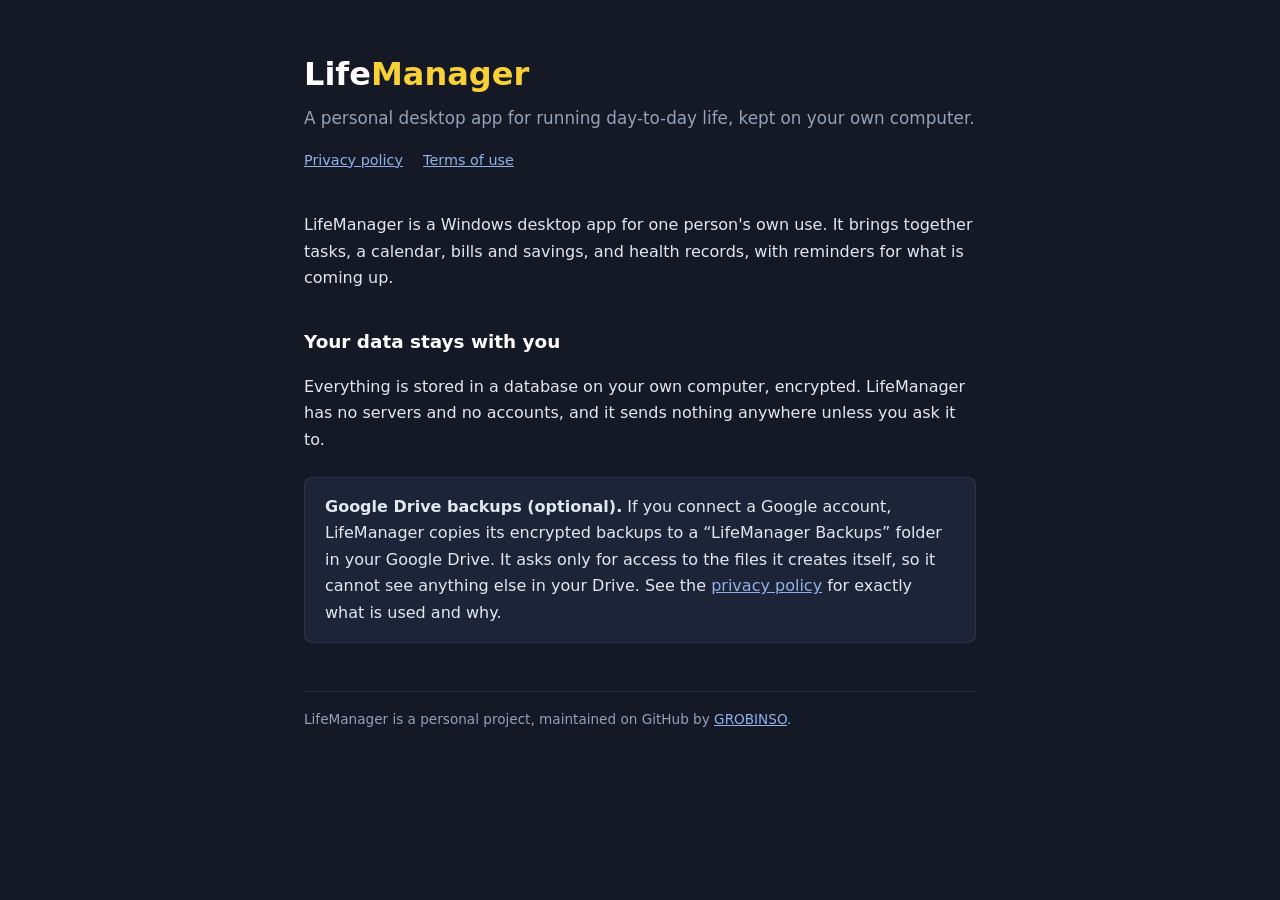
<file: index.html>
<!doctype html>
<html lang="en-GB">
  <head>
    <meta charset="utf-8" />
    <meta name="viewport" content="width=device-width, initial-scale=1" />
    <title>LifeManager</title>
    <meta name="description" content="LifeManager, a personal desktop app for tasks, calendar, finance and health, kept on your own computer." />
    <link rel="stylesheet" href="style.css" />
  </head>
  <body>
    <main>
      <header>
        <h1>Life<span>Manager</span></h1>
        <p class="lead">A personal desktop app for running day-to-day life, kept on your own computer.</p>
        <nav>
          <a href="privacy.html">Privacy policy</a>
          <a href="terms.html">Terms of use</a>
        </nav>
      </header>

      <p>
        LifeManager is a Windows desktop app for one person's own use. It brings together tasks,
        a calendar, bills and savings, and health records, with reminders for what is coming up.
      </p>

      <h2>Your data stays with you</h2>
      <p>
        Everything is stored in a database on your own computer, encrypted. LifeManager has no
        servers and no accounts, and it sends nothing anywhere unless you ask it to.
      </p>

      <div class="card">
        <strong>Google Drive backups (optional).</strong>
        If you connect a Google account, LifeManager copies its encrypted backups to a
        “LifeManager Backups” folder in your Google Drive. It asks only for access to the files it
        creates itself, so it cannot see anything else in your Drive. See the
        <a href="privacy.html">privacy policy</a> for exactly what is used and why.
      </div>

      <footer>
        LifeManager is a personal project, maintained on GitHub by
        <a href="https://github.com/GROBINSO">GROBINSO</a>.
      </footer>
    </main>
  </body>
</html>
</file>
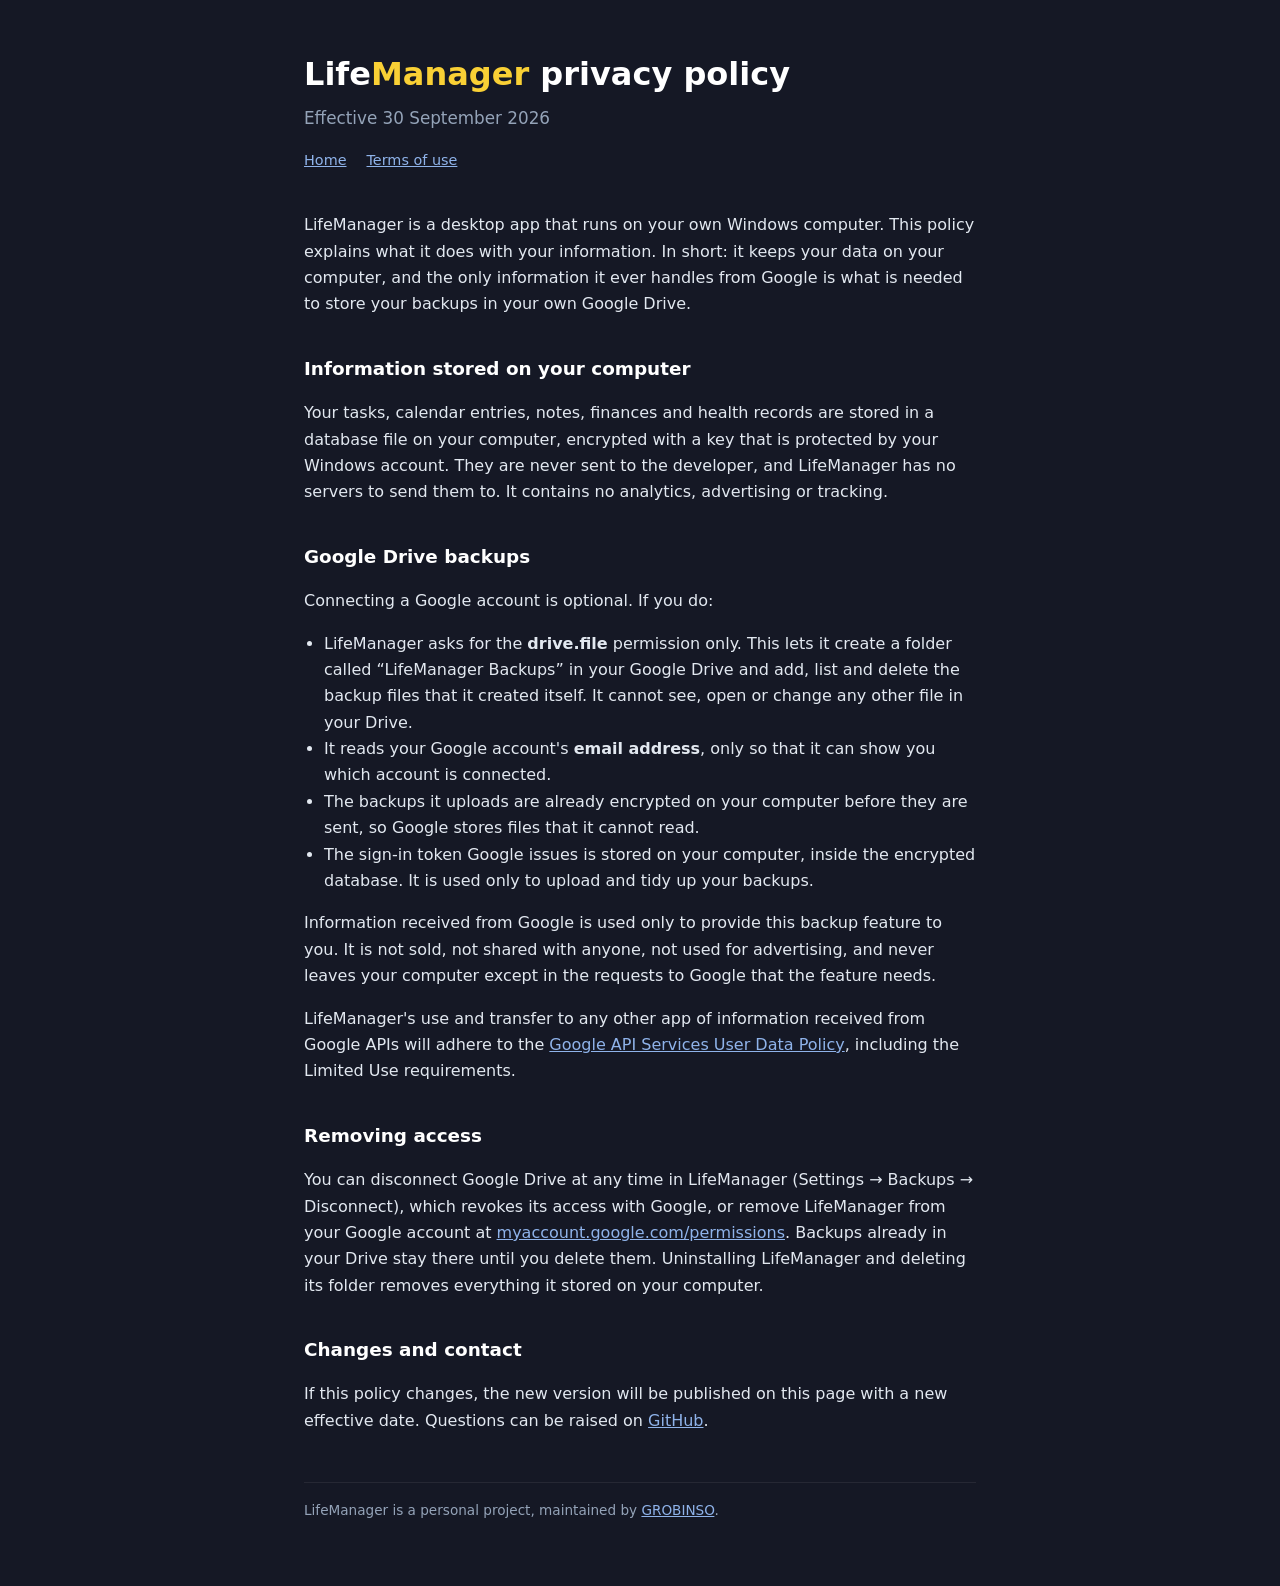
<file: privacy.html>
<!doctype html>
<html lang="en-GB">
  <head>
    <meta charset="utf-8" />
    <meta name="viewport" content="width=device-width, initial-scale=1" />
    <title>LifeManager privacy policy</title>
    <link rel="stylesheet" href="style.css" />
  </head>
  <body>
    <main>
      <header>
        <h1>Life<span>Manager</span> privacy policy</h1>
        <p class="lead">Effective 30 September 2026</p>
        <nav>
          <a href="index.html">Home</a>
          <a href="terms.html">Terms of use</a>
        </nav>
      </header>

      <p>
        LifeManager is a desktop app that runs on your own Windows computer. This policy explains
        what it does with your information. In short: it keeps your data on your computer, and the
        only information it ever handles from Google is what is needed to store your backups in
        your own Google Drive.
      </p>

      <h2>Information stored on your computer</h2>
      <p>
        Your tasks, calendar entries, notes, finances and health records are stored in a database
        file on your computer, encrypted with a key that is protected by your Windows account.
        They are never sent to the developer, and LifeManager has no servers to send them to. It
        contains no analytics, advertising or tracking.
      </p>

      <h2>Google Drive backups</h2>
      <p>Connecting a Google account is optional. If you do:</p>
      <ul>
        <li>
          LifeManager asks for the <strong>drive.file</strong> permission only. This lets it
          create a folder called “LifeManager Backups” in your Google Drive and add, list and
          delete the backup files that it created itself. It cannot see, open or change any other
          file in your Drive.
        </li>
        <li>
          It reads your Google account's <strong>email address</strong>, only so that it can show
          you which account is connected.
        </li>
        <li>
          The backups it uploads are already encrypted on your computer before they are sent, so
          Google stores files that it cannot read.
        </li>
        <li>
          The sign-in token Google issues is stored on your computer, inside the encrypted
          database. It is used only to upload and tidy up your backups.
        </li>
      </ul>
      <p>
        Information received from Google is used only to provide this backup feature to you. It
        is not sold, not shared with anyone, not used for advertising, and never leaves your
        computer except in the requests to Google that the feature needs.
      </p>
      <p>
        LifeManager's use and transfer to any other app of information received from Google APIs
        will adhere to the
        <a href="https://developers.google.com/terms/api-services-user-data-policy">Google API Services User Data Policy</a>,
        including the Limited Use requirements.
      </p>

      <h2>Removing access</h2>
      <p>
        You can disconnect Google Drive at any time in LifeManager (Settings → Backups → Disconnect),
        which revokes its access with Google, or remove LifeManager from your Google account at
        <a href="https://myaccount.google.com/permissions">myaccount.google.com/permissions</a>.
        Backups already in your Drive stay there until you delete them. Uninstalling LifeManager
        and deleting its folder removes everything it stored on your computer.
      </p>

      <h2>Changes and contact</h2>
      <p>
        If this policy changes, the new version will be published on this page with a new
        effective date. Questions can be raised on
        <a href="https://github.com/GROBINSO/lifemanager-app/issues">GitHub</a>.
      </p>

      <footer>LifeManager is a personal project, maintained by <a href="https://github.com/GROBINSO">GROBINSO</a>.</footer>
    </main>
  </body>
</html>
</file>
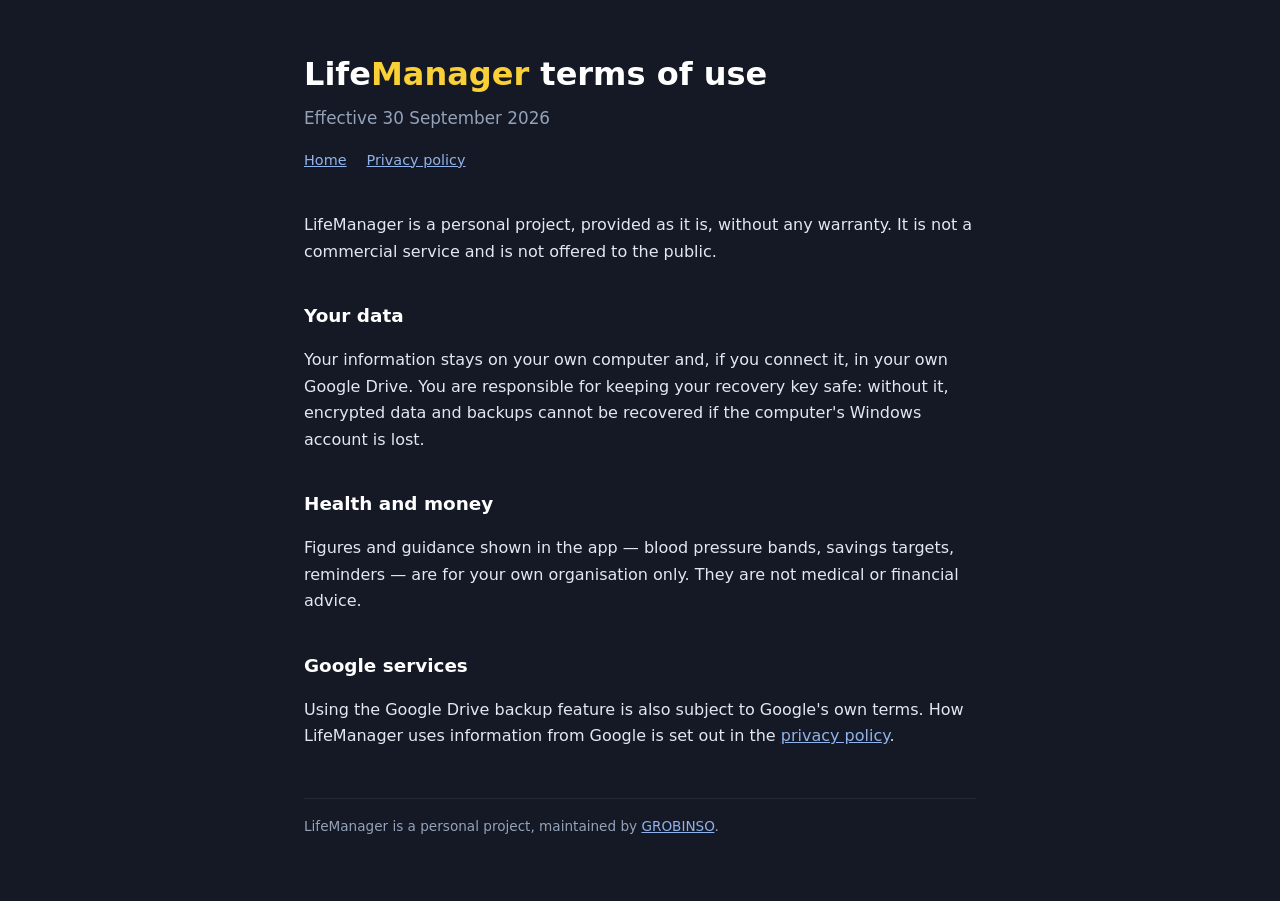
<file: terms.html>
<!doctype html>
<html lang="en-GB">
  <head>
    <meta charset="utf-8" />
    <meta name="viewport" content="width=device-width, initial-scale=1" />
    <title>LifeManager terms of use</title>
    <link rel="stylesheet" href="style.css" />
  </head>
  <body>
    <main>
      <header>
        <h1>Life<span>Manager</span> terms of use</h1>
        <p class="lead">Effective 30 September 2026</p>
        <nav>
          <a href="index.html">Home</a>
          <a href="privacy.html">Privacy policy</a>
        </nav>
      </header>

      <p>
        LifeManager is a personal project, provided as it is, without any warranty. It is not a
        commercial service and is not offered to the public.
      </p>

      <h2>Your data</h2>
      <p>
        Your information stays on your own computer and, if you connect it, in your own Google
        Drive. You are responsible for keeping your recovery key safe: without it, encrypted data
        and backups cannot be recovered if the computer's Windows account is lost.
      </p>

      <h2>Health and money</h2>
      <p>
        Figures and guidance shown in the app — blood pressure bands, savings targets, reminders —
        are for your own organisation only. They are not medical or financial advice.
      </p>

      <h2>Google services</h2>
      <p>
        Using the Google Drive backup feature is also subject to Google's own terms. How
        LifeManager uses information from Google is set out in the
        <a href="privacy.html">privacy policy</a>.
      </p>

      <footer>LifeManager is a personal project, maintained by <a href="https://github.com/GROBINSO">GROBINSO</a>.</footer>
    </main>
  </body>
</html>
</file>
<file: style.css>
:root {
  --light-blue: #396cb5;
  --main-blue: #24438d;
  --dark-blue: #29304a;
  --deep-blue: #151825;
  --yellow: #f9d035;
  --text: #e2e8f0;
  --muted: #94a3b8;
}

* {
  box-sizing: border-box;
}

body {
  margin: 0;
  background: var(--deep-blue);
  color: var(--text);
  font: 16px/1.65 'Segoe UI', system-ui, -apple-system, sans-serif;
}

main {
  max-width: 44rem;
  margin: 0 auto;
  padding: 3rem 1rem 4rem;
}

header {
  margin-bottom: 2.5rem;
}

h1 {
  font-size: 2rem;
  margin: 0 0 0.25rem;
  color: #fff;
}

h1 span {
  color: var(--yellow);
}

h2 {
  font-size: 1.15rem;
  margin: 2.25rem 0 0.5rem;
  color: #fff;
}

p,
li {
  color: var(--text);
}

.lead {
  color: var(--muted);
  font-size: 1.05rem;
  margin: 0;
}

a {
  color: #8fb3ea;
}

ul {
  padding-left: 1.25rem;
}

.card {
  background: rgb(41 48 74 / 0.5);
  border: 1px solid rgb(255 255 255 / 0.07);
  border-radius: 0.5rem;
  padding: 1rem 1.25rem;
  margin: 1.5rem 0;
}

nav {
  display: flex;
  gap: 1.25rem;
  font-size: 0.9rem;
  margin-top: 1rem;
}

footer {
  margin-top: 3rem;
  padding-top: 1rem;
  border-top: 1px solid rgb(255 255 255 / 0.07);
  color: var(--muted);
  font-size: 0.85rem;
}
</file>
